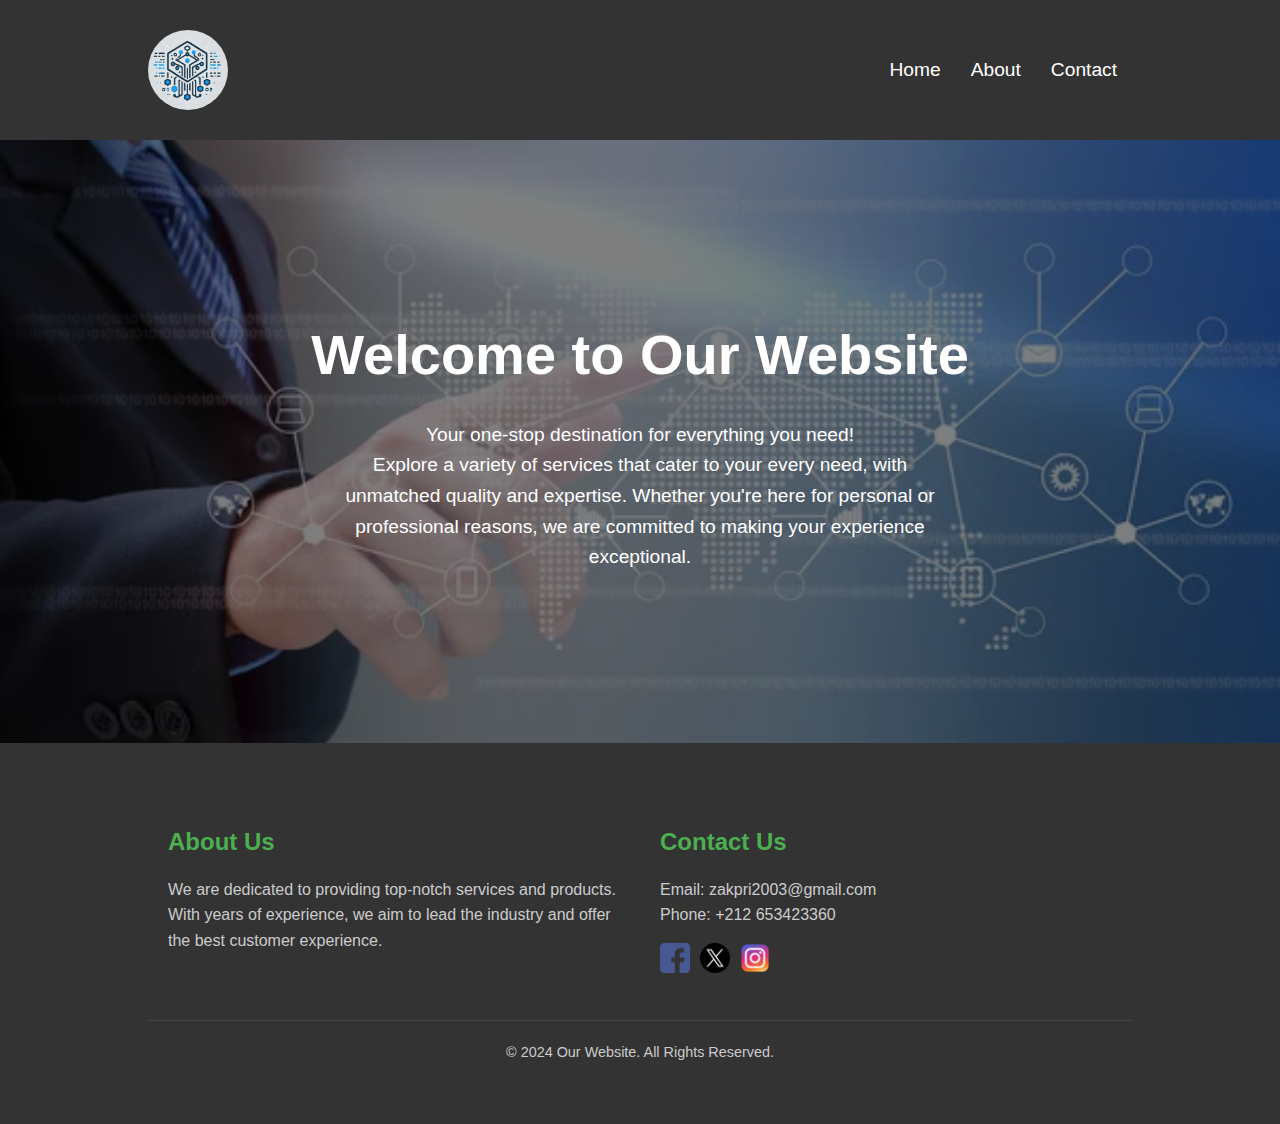
<file: index.html>
<!DOCTYPE html>
<html lang="en">
<head>
    <meta charset="UTF-8">
    <meta name="viewport" content="width=device-width, initial-scale=1.0">
    <meta name="description" content="Insert your meta description here.">
    <title>Simple Web Page</title>
    <link rel="stylesheet" href="styles.css">
    <link rel="icons" href="images/connect logo.webp">
</head>
<body>

    <!-- Navigation Bar -->
    <nav>

        <div class="container logo">
            <img class="connectlogo" src="images/connect logo.webp" alt="logo">
            <ul>
                <li><a href="index.html">Home</a></li>
                <li><a href="about.html">About</a></li>
                <li><a href="contact.html">Contact</a></li>
            </ul>
        </div>
    </nav>
    
    <!-- Hero Section -->
    <section id="hero">
        <div class="container">
            <h1>Welcome to Our Website</h1>
            <p>Your one-stop destination for everything you need!</p>
            <p>Explore a variety of services that cater to your every need, with unmatched quality and expertise. Whether you're here for personal or professional reasons, we are committed to making your experience exceptional.</p>
        </div>
    </section>
                  <!-- Footer -->
 
                  <footer>
                    <div class="container">
                       <div class="footer-content">
                            <div class="footer-section about">
                                <h3>About Us</h3>
                                <p>We are dedicated to providing top-notch services and products. With years of experience, we aim to lead the industry and offer the best customer experience.</p>
                            </div>
                
                
                            <div class="footer-section contact">
                                <h3>Contact Us</h3>
                                <p>Email: zakpri2003@gmail.com</p>
                                <p>Phone: +212 653423360</p>
                                <div class="social-icons">
                                    <a href="#"><img src="images/facebook.webp" alt="Facebook"></a>
                                    <a href="#"><img src="images/x.webp" alt="Twitter"></a>
                                    <a href="#"><img src="images/instagram.webp" alt="instagram"></a>
                                </div>
                            </div>
                        </div>
                        <div class="footer-bottom">
                            <p>&copy; 2024 Our Website. All Rights Reserved.</p>
                        </div>
                    </div>
                </footer>
</file>
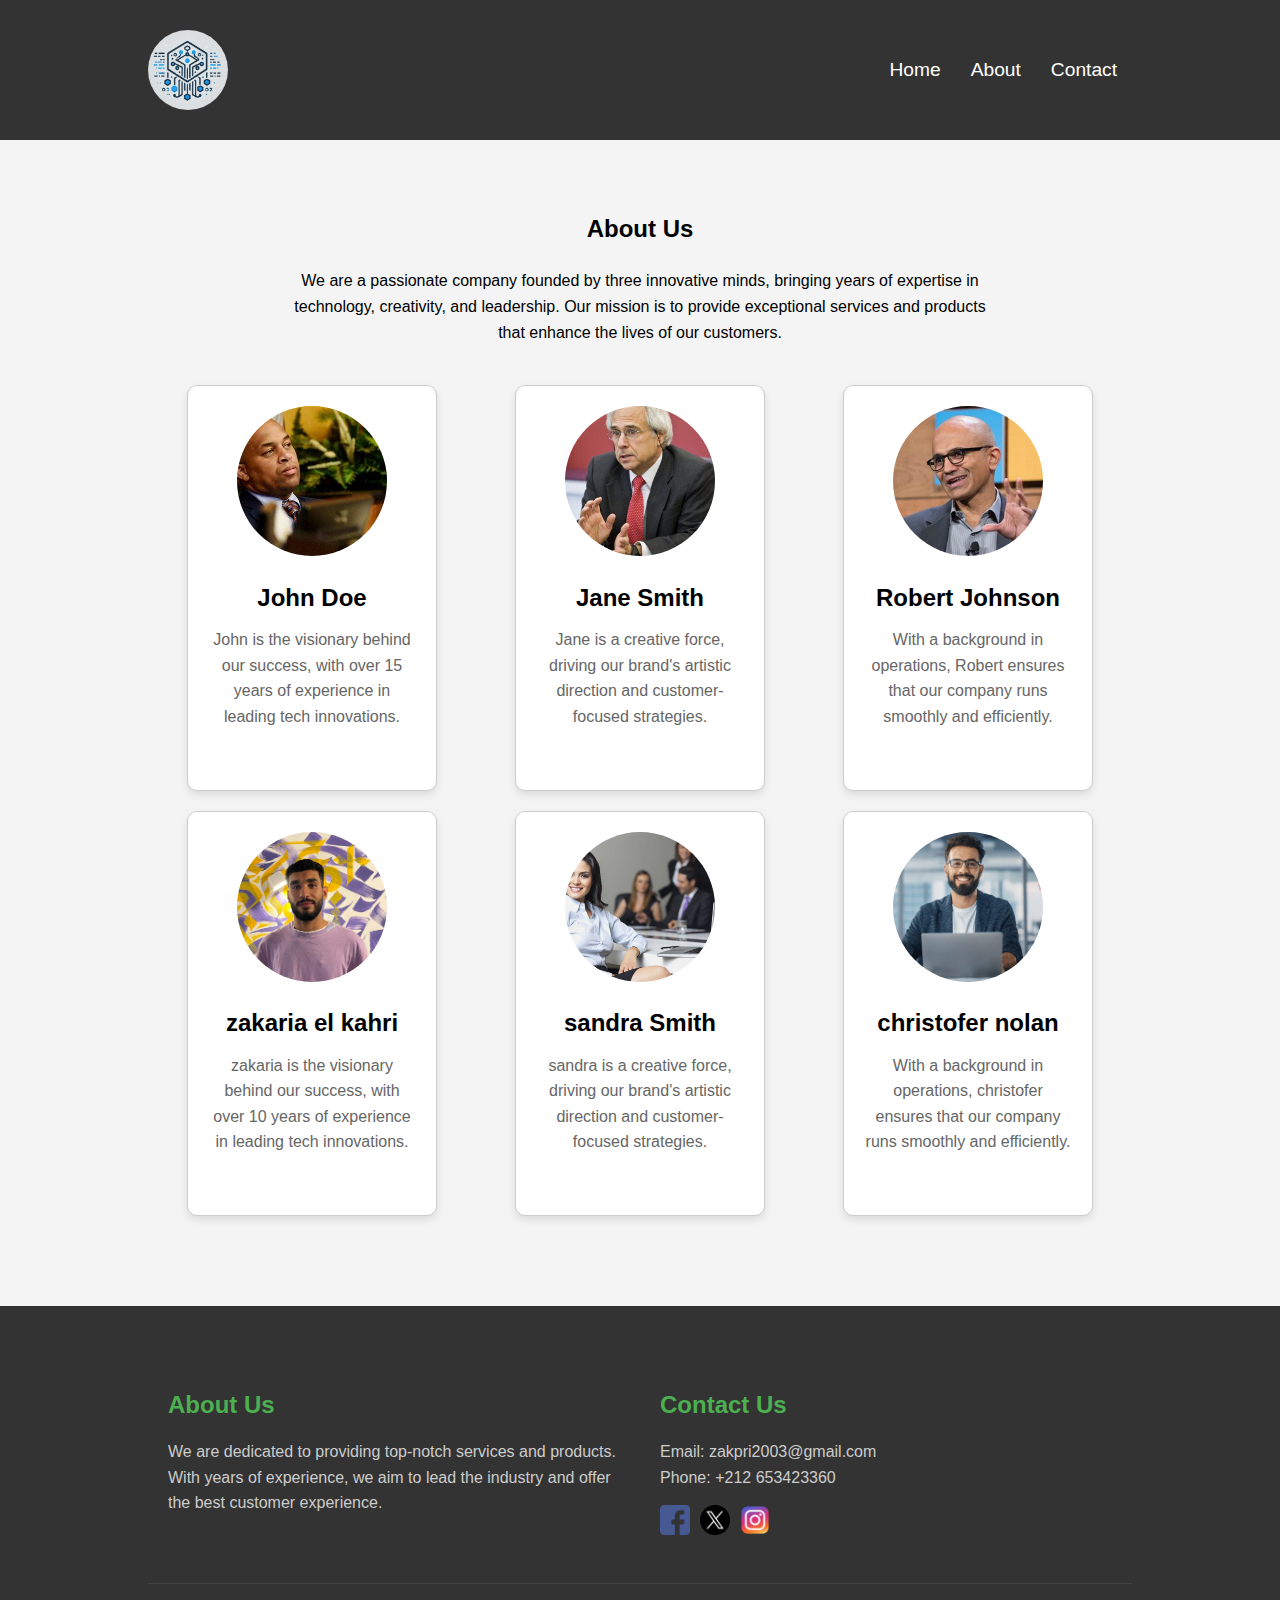
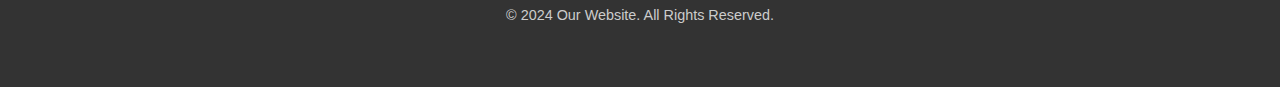
<file: about.html>
<!DOCTYPE html>
<html lang="en">
<head>
    <meta charset="UTF-8">
    <meta name="viewport" content="width=device-width, initial-scale=1.0">
    <meta name="description" content="Insert your meta description here.">
    <title>about</title>
    <link rel="stylesheet" href="styles.css">
    <link rel="icon" href="images/connect logo.webp">
    <style>

    </style>
</head>
<body>
     <!-- About Section -->
     <nav>
        <div class="container logo">
            <img class="connectlogo" src="images/connect logo.webp" alt="logo">    
            <ul>
                <li><a href="index.html">Home</a></li>
                <li><a href="about.html">About</a></li>
                <li><a href="contact.html">Contact</a></li>
           </ul>
        </div>
    </nav>
     <section id="about">
        <div class="container">
            <h2>About Us</h2>
            <p>We are a passionate company founded by three innovative minds, bringing years of expertise in technology, creativity, and leadership. Our mission is to provide exceptional services and products that enhance the lives of our customers.</p>

            <div class="founders">
                <div class="card">
                    <img src="images/th.jpg" alt="Founder 1">
                    <h3>John Doe</h3>
                    <p>John is the visionary behind our success, with over 15 years of experience in leading tech innovations.</p>
                </div>

                <div class="card">
                    <img src="images/OIF.jpg" alt="Founder 2">
                    <h3>Jane Smith</h3>
                    <p>Jane is a creative force, driving our brand's artistic direction and customer-focused strategies.</p>
                </div>

                <div class="card">
                    <img src="images/OIP.jpg" alt="Founder 3">
                    <h3>Robert Johnson</h3>
                    <p>With a background in operations, Robert ensures that our company runs smoothly and efficiently.</p>
                </div>
            </div>
            <div class="founders">
                <div class="card">
                    <img src="images/4d881488-823f-4261-8ee7-c00fb4974ab0.jpg" alt="Founder 1">
                    <h3>zakaria el kahri</h3>
                    <p>zakaria is the visionary behind our success, with over 10 years of experience in leading tech innovations.</p>
                </div>

                <div class="card">
                    <img src="images/business-manager.jpg" alt="Founder 2">
                    <h3>sandra Smith</h3>
                    <p>sandra is a creative force, driving our brand's artistic direction and customer-focused strategies.</p>
                </div>

                <div class="card">
                    <img src="images/modern-office-portrait-stylish-hispanic-600nw-2101929370.jpg" alt="Founder 3">
                    <h3>christofer nolan</h3>
                    <p>With a background in operations, christofer ensures that our company runs smoothly and efficiently.</p>
                </div>
            </div>
        </div>
    </section>
                        <!-- Footer -->
 
                        <footer>
                            <div class="container">
                               <div class="footer-content">
                                    <div class="footer-section about">
                                        <h3>About Us</h3>
                                        <p>We are dedicated to providing top-notch services and products. With years of experience, we aim to lead the industry and offer the best customer experience.</p>
                                    </div>
                        
                        
                                    <div class="footer-section contact">
                                        <h3>Contact Us</h3>
                                        <p>Email: zakpri2003@gmail.com</p>
                                        <p>Phone: +212 653423360</p>
                                        <div class="social-icons">
                                            <a href="#"><img src="images/facebook.webp" alt="Facebook"></a>
                                            <a href="#"><img src="images/x.webp" alt="Twitter"></a>
                                            <a href="#"><img src="images/instagram.webp" alt="instagram"></a>
                                        </div>
                                    </div>
                                </div>
                                <div class="footer-bottom">
                                    <p>&copy; 2024 Our Website. All Rights Reserved.</p>
                                </div>
                            </div>
                        </footer>

</body>
</html>
</file>
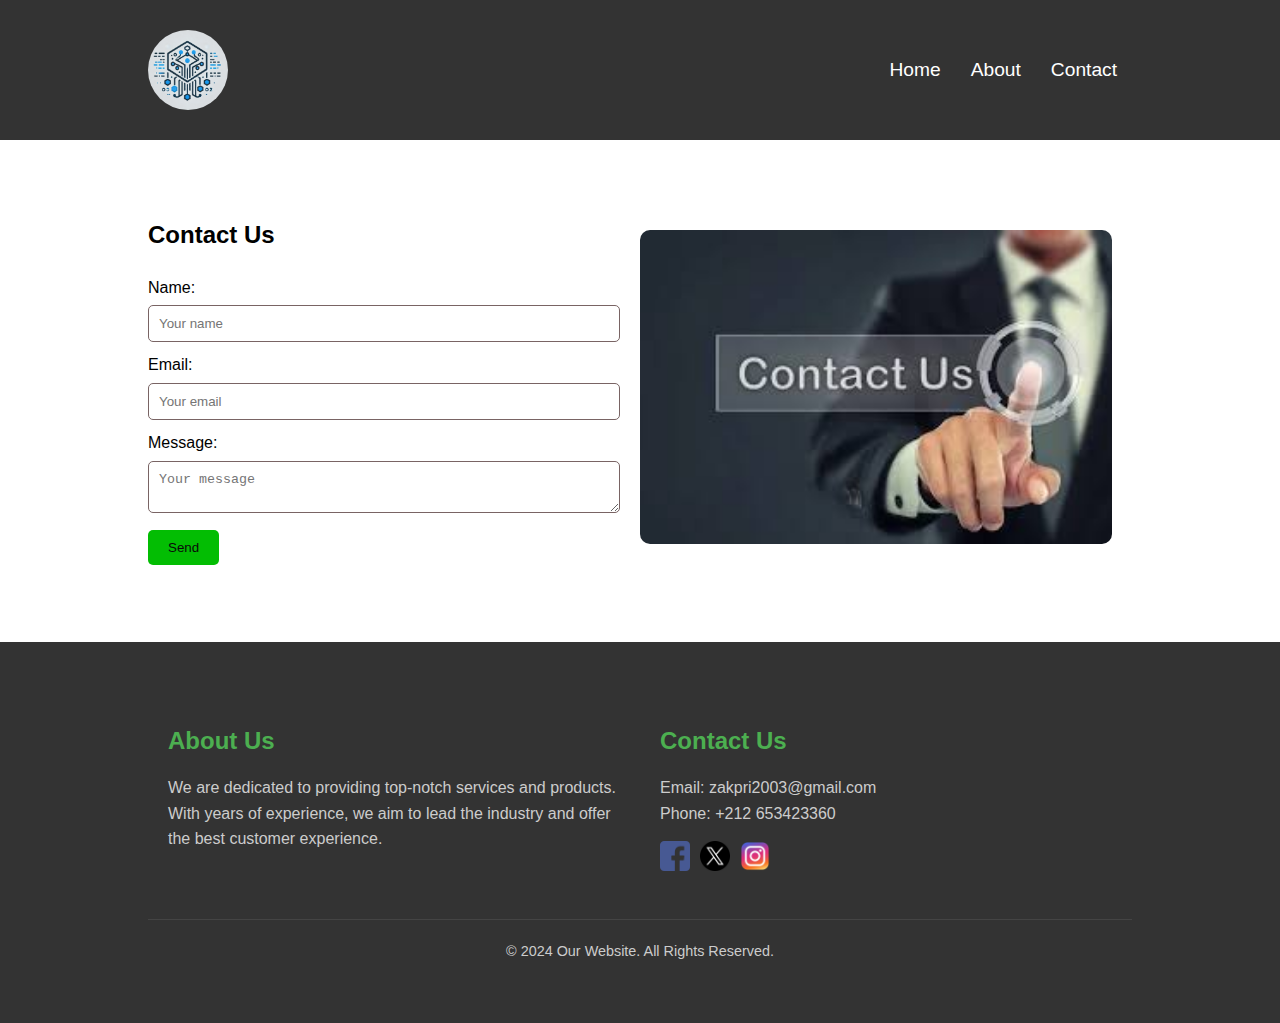
<file: contact.html>
<!DOCTYPE html>
<html lang="en">
<head>
    <meta charset="UTF-8">
    <meta name="viewport" content="width=device-width, initial-scale=1.0">
    <meta name="description" content="Insert your meta description here.">
    <title>contact</title>
    <link rel="stylesheet" href="styles.css">
    <link rel="icon" href="images/connect logo.webp">
</head>
<body>
       <!-- Contact Section -->
       <nav>
        <div class="container logo">
            
                <img class="connectlogo" src="images/connect logo.webp" alt="logo">
            <ul>
                <li><a href="index.html">Home</a></li>
                <li><a href="about.html">About</a></li>
                <li><a href="contact.html">Contact</a></li>
            </ul>
        </div>
    </nav>
       <section id="contact">
        <div class="container contact-wrapper">
            <div class="contact-form">
                <h2>Contact Us</h2>
                <form>
                    <label for="name">Name:</label>
                    <input type="text" id="name" name="name" placeholder="Your name" required>

                    <label for="email">Email:</label>
                    <input type="email" id="email" name="email" placeholder="Your email" required>

                    <label for="message">Message:</label>
                    <textarea id="message" name="message" placeholder="Your message" required></textarea>

                    <button type="submit">Send</button>
                </form>
            </div>
            <div class="contact-image">
                <img src="images/download.jpg" alt="Contact Us">
            </div>
        </div>
    </section>
                         <!-- Footer -->
 
  <footer>
    <div class="container">
       <div class="footer-content">
            <div class="footer-section about">
                <h3>About Us</h3>
                <p>We are dedicated to providing top-notch services and products. With years of experience, we aim to lead the industry and offer the best customer experience.</p>
            </div>


            <div class="footer-section contact">
                <h3>Contact Us</h3>
                <p>Email: zakpri2003@gmail.com</p>
                <p>Phone: +212 653423360</p>
                <div class="social-icons">
                    <a href="#"><img src="images/facebook.webp" alt="Facebook"></a>
                    <a href="#"><img src="images/x.webp" alt="Twitter"></a>
                    <a href="#"><img src="images/instagram.webp" alt="instagram"></a>
                </div>
            </div>
        </div>
        <div class="footer-bottom">
            <p>&copy; 2024 Our Website. All Rights Reserved.</p>
        </div>
    </div>
</footer>

</body>
</html>
</file>
<file: styles.css>
* {
    margin: 0;
    padding: 0;
    box-sizing: border-box;
}

body {
    font-family: Arial, sans-serif;
    line-height: 1.6;
}

.container {
    width: 80%;
    margin: 0 auto;
    padding: 20px;
}

.logo{
    display: flex;
    align-items: center;
    justify-content: space-between;
}

/* Navigation Bar */
.connectlogo{
    width: 80px;
    border-radius: 50px;

}
nav {
    background-color: #333;
    color: white;
    padding: 10px 0;
    position: sticky;
    top: 0;
    z-index: 1000;
}

nav ul {
    list-style: none;
    display: flex;
    justify-content: center;
}

nav ul li {
    margin: 0 15px;
}

nav ul li a {
    color: white;
    text-decoration: none;
    font-size: 1.2em;
}

nav ul li a:hover {
    color: #4CAF50;
}

/* Hero Section */
#hero {
    background: url('images/tec.jpg') no-repeat center center/cover;
    color: white;
    text-align: center;
    padding: 150px 0;
    position: relative;
}

#hero::before {
    content: '';
    position: absolute;
    top: 0;
    left: 0;
    width: 100%;
    height: 100%;
    background-color: rgba(0, 0, 0, 0.5); /* Adds a dark overlay for better text contrast */
}

#hero .container {
    position: relative;
    z-index: 1;
}

#hero h1 {
    font-size: 3.5em;
    margin-bottom: 20px;
}

#hero p {
    font-size: 1.2em;
    max-width: 600px;
    margin: 0 auto;
}


/* About Section */
#about {
    background-color: #f4f4f4;
    padding: 50px 0;
    text-align: center;
}

#about h2 {
    margin-bottom: 20px;
}

#about p {
    max-width: 700px;
    margin: 0 auto 40px;
}

/* Founders Cards */
.founders {
    display: flex;
    justify-content: space-around;
    flex-wrap: wrap;
}

.card {
    background-color: white;
    border: 1px solid #ccc;
    border-radius: 10px;
    width: 250px;
    padding: 20px;
    box-shadow: 0 4px 8px rgba(0, 0, 0, 0.1);
    text-align: center;
    margin-bottom: 20px;
}

.card img {
    border-radius: 50%;
    width: 150px;
    height: 150px;
    object-fit: cover;
    margin-bottom: 15px;
}

.card h3 {
    margin-bottom: 10px;
    font-size: 1.5em;
}

.card p {
    font-size: 1em;
    color: #666;
}


/* Contact Section */
#contact {
    padding: 50px 0;
}

.contact-wrapper {
    display: flex;
    align-items: center;
    justify-content: space-between;
    flex-wrap: wrap;
}

.contact-form {
    flex: 1;
    max-width: 500px;
}

.contact-image {
    flex: 1;
    padding: 20px;
}

.contact-image img {
    width: 100%;
    height: auto;
    border-radius: 10px;
}

#contact h2 {
    text-align: left;
    margin-bottom: 20px;
}

#contact form {
    max-width: 100%;
}

#contact label {
    display: block;
    margin-top: 10px;
}

#contact input, #contact textarea {
    width: 100%;
    padding: 10px;
    margin-top: 5px;
    border: 1px solid #796464;
    border-radius: 5px;
}

#contact button {
    margin-top: 10px;
    padding: 10px 20px;
    background-color: #03bd03;
    color: rgb(10, 9, 9);
    border: none;
    border-radius: 5px;
    cursor: pointer;
}


/* Footer */
/* Footer */
footer {
    background-color: #333;
    color: white;
    padding: 40px 0;
}

.footer-content {
    display: flex;
    justify-content: space-between;
    flex-wrap: wrap;
    margin-bottom: 20px;
}

.footer-section {
    flex: 1;
    padding: 20px;
}

.footer-section h3 {
    margin-bottom: 15px;
    font-size: 1.5em;
    color: #4CAF50;
}

.footer-section p {
    font-size: 1em;
    line-height: 1.6;
}

.footer-section ul {
    list-style: none;
    padding: 0;
}

.footer-section ul li {
    margin-bottom: 10px;
}

.footer-section ul li a {
    color: white;
    text-decoration: none;
}

.footer-section ul li a:hover {
    color: #4CAF50;
}

.footer-section .social-icons {
    display: flex;
    gap: 10px;
    margin-top: 15px;
}

.footer-section .social-icons a img {
    width: 30px;
    height: 30px;
}

.footer-bottom {
    text-align: center;
    padding-top: 20px;
    border-top: 1px solid #444;
}

footer p {
    margin: 0;
    font-size: 0.9em;
    color: #ccc;
}
</file>
